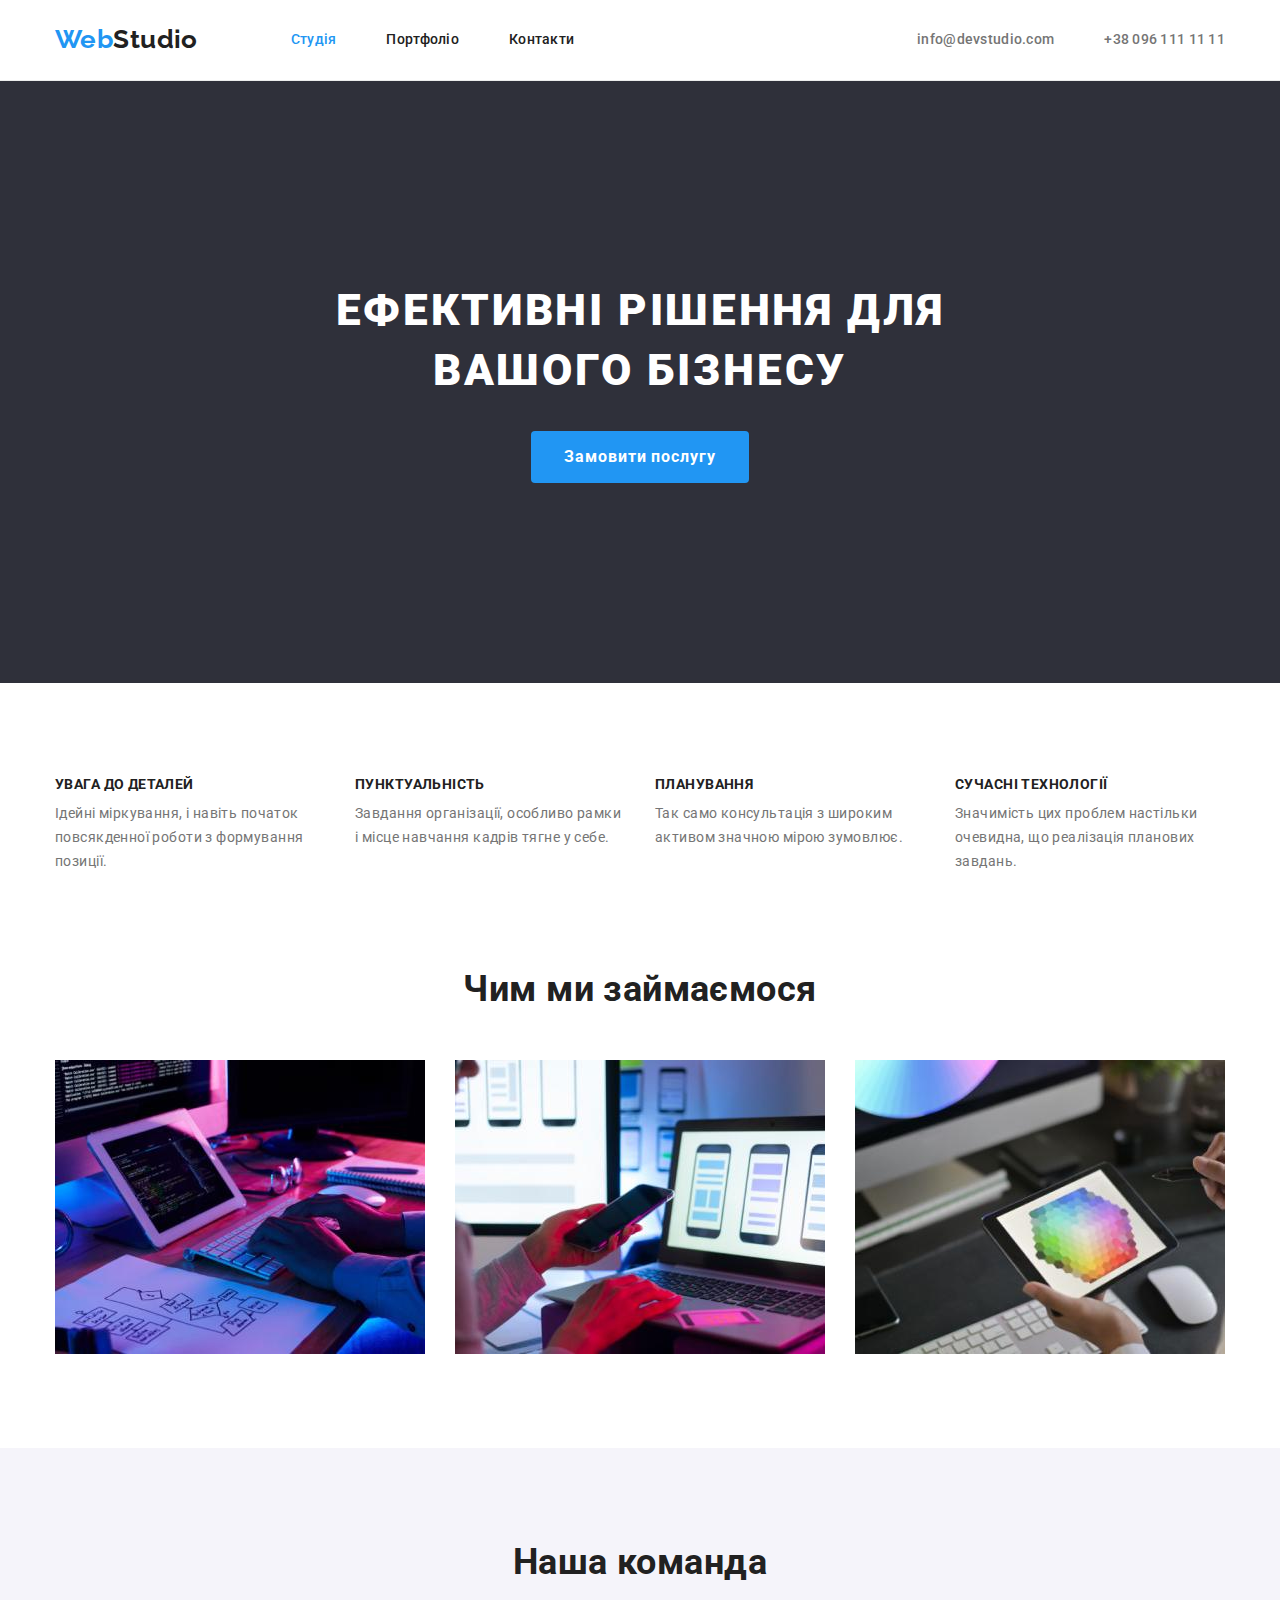
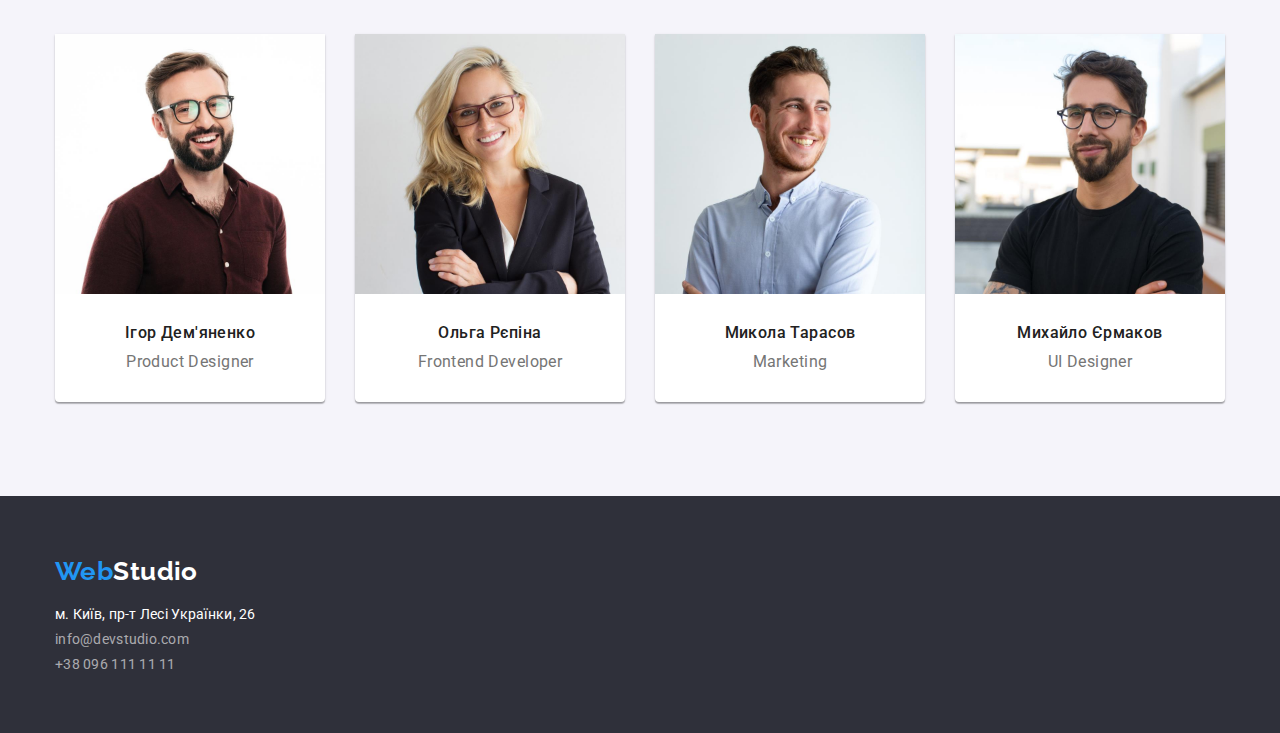
<file: index.html>
<!DOCTYPE html>
<html lang="uk">

<head>
	<meta charset="UTF-8" />
	<meta http-equiv="X-UA-Compatible" content="IE=edge" />
	<meta name="viewport" content="width=device-width, initial-scale=1.0" />
	<title>Студія</title>
	<!-- Подключаем шрифты -->
	<link rel="preconnect" href="https://fonts.googleapis.com">
	<link rel="preconnect" href="https://fonts.gstatic.com" crossorigin>
	<link
		href="https://fonts.googleapis.com/css2?family=Raleway:wght@700&family=Roboto:wght@400;500;700;900&display=swap"
		rel="stylesheet">
	<!-- Подключаем нормализатор CSS -->
	<link rel="stylesheet"
		href="https://cdnjs.cloudflare.com/ajax/libs/modern-normalize/1.1.0/modern-normalize.min.css" />
	<!-- Подключаем свой CSS -->
	<link rel="stylesheet" href="./css/styles.css" />
</head>

<body>
	<header class="header">
		<!-- add navigation -->


		<div class="container main-nav">

			<a href="./index.html" class="logo">Web<span class="logo-head">Studio</span></a>
			<nav>
				<ul class="site-nav">
					<li><a href="./index.html" class="nav-item current">Студія</a></li>
					<li><a href="./porfolio.html" class="nav-item ">Портфоліо</a></li>
					<li><a href="" class="nav-item">Контакти</a></li>
				</ul>
			</nav>
			<ul class="auth-nav">
				<li class="auth-contact"><a href="mailto:info@devstudio.com">info@devstudio.com</a></li>
				<li class="auth-contact"><a href="tel:+380961111111">+38 096 111 11 11</a></li>
			</ul>

		</div>
	</header>

	<!-- main start -->

	<main>

		<!-- hero -->

		<section class="hero">
			<div class="container">

				<h1 class="hero-title">Ефективні рішення для вашого бізнесу</h1>
				<button class="hero-btn" type="button">Замовити послугу</button>
			</div>
		</section>

		<!-- adv -->

		<section class="advantages section">
			<div class="container advantages">

				<h2 class="hide-text">Переваги</h2>

				<ul class="advantages-list">
					<li class="advantages-list-item">
						<h3 class="advantages-sub-title">УВАГА ДО ДЕТАЛЕЙ
						</h3>
						<p class="advantages-text">Ідейні міркування, і навіть початок повсякденної роботи з формування
							позиції.
						</p>
					</li>
					<li class="advantages-list-item">
						<h3 class="advantages-sub-title">ПУНКТУАЛЬНІСТЬ</h3>
						<p class="advantages-text">Завдання організації, особливо рамки і місце навчання кадрів тягне у
							себе.
						</p>
					</li>
					<li class="advantages-list-item">
						<h3 class="advantages-sub-title">ПЛАНУВАННЯ</h3>
						<p class="advantages-text">Так само консультація з широким активом значною мірою зумовлює.
						</p>
					</li>
					<li class="advantages-list-item">
						<h3 class="advantages-sub-title">СУЧАСНІ ТЕХНОЛОГІЇ
						</h3>
						<p class="advantages-text">Значимість цих проблем настільки очевидна, що реалізація планових
							завдань.
						</p>
					</li>
				</ul>
			</div>
		</section>


		<!-- work -->
		<section class="section work">
			<div class="container ">

				<h2 class="title-h2">Чим ми займаємося</h2>
				<ul class="work-list work">
					<li class="work-item"><img src="./images/img1.jpg" alt="img1" width="370"></li>
					<li class="work-item"><img src="./images/img2.jpg" alt="img2" width="370"></li>
					<li class="work-item"><img src="./images/img3.jpg" alt="img3" width="370"></li>
				</ul>
			</div>
		</section>

		<!-- team -->
		<section class="team section">
			<div class="container">
				<h2 class="title-h2 team-title">Наша команда</h2>
				<ul class="team-list">
					<li class="team-list-item">
						<img src="./images/team/igor.jpg" alt="Ігор Дем'яненко" width="270" class="team-img">
						<h3 class="team-sub-title">Ігор Дем'яненко</h3>
						<p class="team-text">Product Designer</p>
					</li>
					<li class="team-list-item">
						<img src="./images/team/olga.jpg" alt="Ольга Рєпіна" width="270" class="team-img">
						<h3 class="team-sub-title">Ольга Рєпіна</h3>
						<p class="team-text">Frontend Developer</p>
					</li>
					<li class="team-list-item">
						<img src="./images/team/nikola.jpg" alt="Микола Тарасов" width="270" class="team-img">
						<h3 class="team-sub-title">Микола Тарасов</h3>
						<p class="team-text">Marketing</p>
					</li>
					<li class="team-list-item">
						<img src="./images/team/mihail.jpg" alt="Михайло Єрмаков" width="270" class="team-img">
						<h3 class="team-sub-title">Михайло Єрмаков</h3>
						<p class="team-text">UI Designer</p>
					</li>
				</ul>
			</div>
		</section>

	</main>

	<!-- footer -->

	<footer class="footer">
		<div class="container">
			<a href="" class="logo-footer-start">Web<span class="logo-footer-end">Studio</span></a>
			<address class="font-style">
				<ul>
					<li class="adress-color item-footer">м. Київ, пр-т Лесі Українки, 26</li>
					<li class="item-footer"><a href="mailto:info@devstudio.com">info@devstudio.com</a>

					</li>
					<li class="item-footer"><a href="tel:+380961111111">+38 096 111 11 11</a></li>
				</ul>
			</address>
		</div>
	</footer>
</body>
</file>
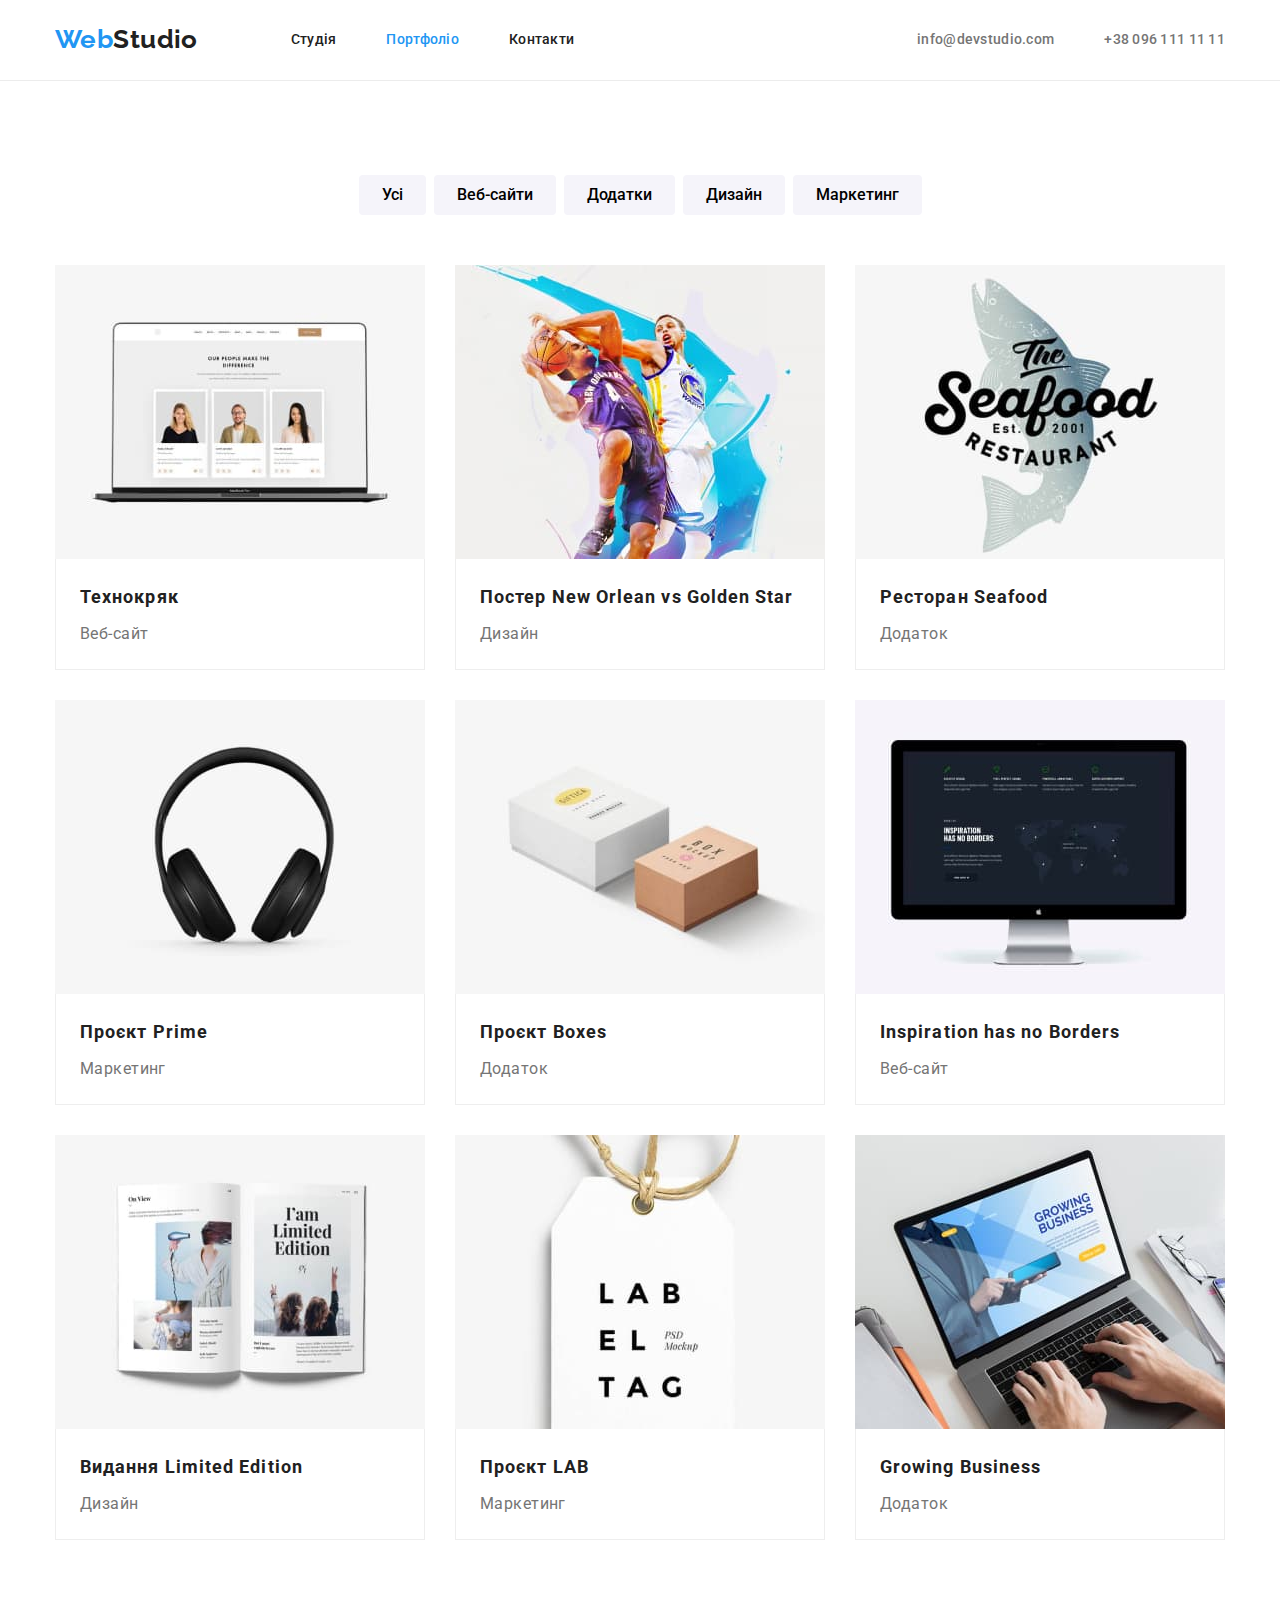
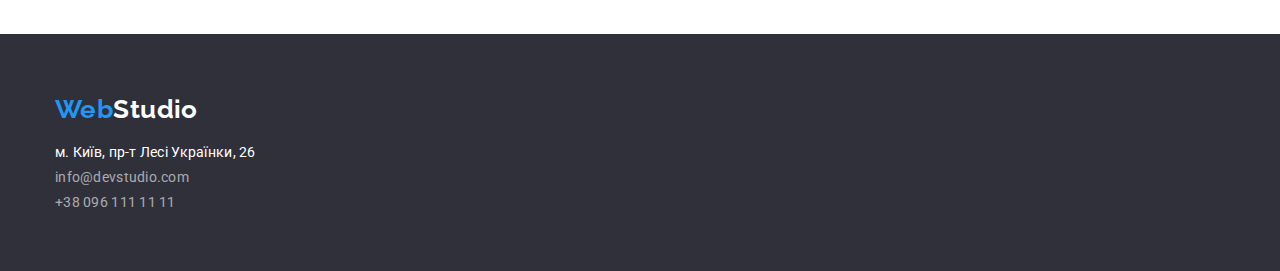
<file: porfolio.html>
<!DOCTYPE html>
<html lang="uk">

<head>
    <meta charset="UTF-8" />
    <meta http-equiv="X-UA-Compatible" content="IE=edge" />
    <meta name="viewport" content="width=device-width, initial-scale=1.0" />
    <title>Студія</title>
    <!-- Подключаем шрифты -->
    <link rel="preconnect" href="https://fonts.googleapis.com">
    <link rel="preconnect" href="https://fonts.gstatic.com" crossorigin>
    <link
        href="https://fonts.googleapis.com/css2?family=Raleway:wght@700&family=Roboto:wght@400;500;700;900&display=swap"
        rel="stylesheet">
    <!-- Подключаем нормализатор CSS -->
    <link rel="stylesheet"
        href="https://cdnjs.cloudflare.com/ajax/libs/modern-normalize/1.1.0/modern-normalize.min.css" />
    <!-- Подключаем свой CSS -->
    <link rel="stylesheet" href="./css/styles.css" />
</head>

<body>
    <header class="header">


        <div class="container main-nav">

            <a href="./index.html" class="logo">Web<span class="logo-head">Studio</span></a>
            <nav class="site-nav">
                <ul class="site-nav">
                    <li><a href="./index.html" class="nav-item ">Студія</a></li>
                    <li><a href="./porfolio.html" class="nav-item current">Портфоліо</a></li>
                    <li><a href="" class="nav-item">Контакти</a></li>
                </ul>
            </nav>
            <ul class="auth-nav">
                <li class="auth-contact"><a href="mailto:info@devstudio.com">info@devstudio.com</a></li>
                <li class="auth-contact"><a href="tel:+380961111111">+38 096 111 11 11</a></li>
            </ul>
        </div>

    </header>

    <!-- main start -->

    <main>
        <section class="section">
            <div class="container">
                <!-- hide css -->
                <h1 class="hide-text ">Нашi роботи</h1>

                <!-- sub-menu -->
                <ul class="filter-list">
                    <li><button class="button">Усі</button></li>
                    <li><button class="button">Веб-сайти</button></li>
                    <li><button class="button">Додатки</button></li>
                    <li><button class="button">Дизайн</button></li>
                    <li><button class="button">Маркетинг</button></li>
                </ul>

                <!-- cards -->

                <ul class="cards">
                    <li class="cards-item">
                        <a href=""><img src="./images/portfolio/img1.jpg" alt="img1" width="370">
                            <div class="cards-border">
                                <h2 class="card-item-title">Технокряк</h2>
                                <p class="card-item-text">Веб-сайт</p>
                            </div>
                        </a>

                    </li>
                    <li class="cards-item">
                        <a href=""><img src="./images/portfolio/img2.jpg" alt="img2" width="370">
                            <div class="cards-border">
                                <h2 class="card-item-title">Постер New Orlean vs Golden Star</h2>
                                <p class="card-item-text">Дизайн</p>
                            </div>
                        </a>

                    </li>
                    <li class="cards-item">
                        <a href=""><img src="./images/portfolio/img3.jpg" alt="img3" width="370">
                            <div class="cards-border">
                                <h2 class="card-item-title">Ресторан Seafood</h2>
                                <p class="card-item-text">Додаток</p>
                            </div>
                        </a>

                    </li>
                    <li class="cards-item">
                        <a href=""><img src="./images/portfolio/img4.jpg" alt="img4" width="370">
                            <div class="cards-border">
                                <h2 class="card-item-title">Проєкт Prime</h2>
                                <p class="card-item-text">Маркетинг
                                </p>
                            </div>
                        </a>
                    </li>
                    <li class="cards-item">
                        <a href=""><img src="./images/portfolio/img5.jpg" alt="img5" width="370">
                            <div class="cards-border">
                                <h2 class="card-item-title">Проєкт Boxes</h2>
                                <p class="card-item-text">Додаток</p>
                            </div>
                        </a>

                    </li>
                    <li class="cards-item">
                        <a href=""><img src="./images/portfolio/img6.jpg" alt="img6" width="370">
                            <div class="cards-border">
                                <h2 class="card-item-title">Inspiration has no Borders</h2>
                                <p class="card-item-text">Веб-сайт</p>
                            </div>
                        </a>

                    </li>
                    <li class="cards-item">
                        <a href=""><img src="./images/portfolio/img7.jpg" alt="img7" width="370">
                            <div class="cards-border">
                                <h2 class="card-item-title">Видання Limited Edition</h2>
                                <p class="card-item-text">Дизайн</p>
                            </div>
                        </a>

                    </li>
                    <li class="cards-item">
                        <a href=""><img src="./images/portfolio/img8.jpg" alt="img8" width="370">
                            <div class="cards-border">
                                <h2 class="card-item-title">Проєкт LAB</h2>
                                <p class="card-item-text">Маркетинг
                                </p>
                            </div>
                        </a>

                    </li>
                    <li class="cards-item">
                        <a href=""><img src="./images/portfolio/img9.jpg" alt="img9" width="370">
                            <div class="cards-border">
                                <h2 class="card-item-title">Growing Business</h2>
                                <p class="card-item-text">Додаток</p>
                            </div>
                        </a>

                    </li>
                </ul>
            </div>
        </section>



    </main>

    <!-- footer -->

    <footer class="footer">
        <div class="container">
            <a href="" class="logo-footer-start">Web<span class="logo-footer-end">Studio</span></a>
            <address class="font-style">
                <ul>
                    <li class="adress-color item-footer"><a href=""> м. Київ, пр-т Лесі Українки, 26</a></li>
                    <li class="item-footer"><a href="mailto:info@devstudio.com">info@devstudio.com</a>

                    </li>
                    <li class="item-footer"><a href="tel:+380961111111">+38 096 111 11 11</a></li>
                </ul>
            </address>
        </div>
    </footer>




</body>
</file>
<file: css/styles.css>
/* custom properties */
:root {
  --primary-text-color: #212121;
  --secondary-text-color: #757575;
  --activation-color: #2196f3;
  --white-text-color: #ffffff;
  --secondary-background-color: #f5f4fa;
  --footer-color-bg: #2f303a;
  --block-spacing: 94px;
}
/* utilities */
ul {
  list-style: none;
}
h1,
h2,
h3,
ul,
p {
  padding: 0;
  margin: 0;
}
a {
  text-decoration: none;
  color: currentColor;
}
img {
  display: block;
  max-width: 100%;
  height: auto;
}
.hide-text {
  position: absolute;
  width: 1px;
  height: 1px;
  margin: -1px;
  border: 0;
  padding: 0;
  white-space: nowrap;
  clip-path: inset(100%);
  clip: rect(0 0 0 0);
  overflow: hidden;
}

/* page */
body {
  color: var(--primary-text-color);
  background-color: rgba(255, 255, 255, 1);
  font-family: Roboto, sans-serif;
  font-size: 14px;
  font-style: normal;
  letter-spacing: 0.03em;
}

/* container */
.header {
  border-bottom: 1px solid #ececec;
}
.section {
  padding-top: 94px;
  padding-bottom: 94px;
}
.container {
  width: 1200px;
  margin-left: auto;
  margin-right: auto;
  padding-left: 15px;
  padding-right: 15px;
}
/* main navi */
.main-nav {
  display: flex;
}
/* logo */
.logo {
  display: block;
  color: var(--activation-color);
  text-decoration: none;
  font-family: "Raleway";
  font-weight: 700;
  font-size: 26px;
  line-height: 1.19;

  padding-top: 24px;
  margin-right: 93px;
}

.logo-head {
  color: rgba(33, 33, 33, 1);
}
.nav-item {
  display: block;
  color: var(--primary-text-color);
  font-weight: 500;
  font-size: 14px;
  line-height: 1.14;
  letter-spacing: 0.02em;

  padding-top: 32px;
  padding-bottom: 32px;
}

.nav-item:hover,
.nav-item:focus {
  color: var(--activation-color);
}
.current {
  color: var(--activation-color);
}
.main-nav nav {
  margin-right: auto;
}
.site-nav {
  display: flex;

  gap: 50px;
}
/* auth-nav */
.auth-nav {
  display: flex;
  gap: 50px;
}
.auth-contact {
  color: var(--secondary-text-color);
  font-weight: 500;
  font-size: 14px;
  line-height: 1.14;
  letter-spacing: 0.02em;

  padding-top: 32px;
  padding-bottom: 32px;
}

/* hero */

.hero {
  text-align: center;
  background-color: #2f303a;
  /*  */
  padding-top: 200px;
  padding-bottom: 200px;
}

.hero-title {
  color: var(--white-text-color);
  font-weight: 900;
  font-size: 44px;
  line-height: 1.36;
  letter-spacing: 0.06em;
  text-transform: uppercase;

  width: 696px;
  margin-left: auto;
  margin-right: auto;

  margin-bottom: 30px;
}
.hero-btn {
  display: flex;
  color: var(--white-text-color);
  background-color: var(--activation-color);
  cursor: pointer;
  font-weight: 700;
  font-size: 16px;
  line-height: 1.87;
  letter-spacing: 0.06em;

  margin-left: auto;
  margin-right: auto;

  padding: 10px 32px;
  min-width: 216px;

  border: 1px solid transparent;
  border-radius: 4px;

  /* box-shadow: 0px 4px 4px rgba(0, 0, 0, 0.15); */
}
/* advantages */

.advantages-list {
  display: flex;
  gap: 30px;
}

.advantages-list-item {
  min-width: 270px;
  height: 98px;
}

.advantages-sub-title {
  font-weight: 700;
  font-size: 14px;
  line-height: 1.14;
  text-transform: uppercase;
  margin-bottom: 10px;
}
/* adv-text пропадает контент ???? */
.advantages-text {
  color: var(--secondary-text-color);
  line-height: 1.71;
  font-weight: normal;
}
/* work */
.section.work {
  padding-top: 0;
}

.title-h2 {
  font-weight: 700;
  font-size: 36px;
  line-height: 1.16;
  text-align: center;

  margin-bottom: 50px;
}
.work-list {
  display: flex;
  gap: 30px;
}

/* team */
.team {
  text-align: center;
  background-color: var(--secondary-background-color);
}

.team-list {
  display: flex;
  gap: 30px;
}
.team-list-item {
  width: 270px;
  height: 368px;

  background: #ffffff;

  box-shadow: 0px 1px 3px rgba(0, 0, 0, 0.12), 0px 1px 1px rgba(0, 0, 0, 0.14),
    0px 2px 1px rgba(0, 0, 0, 0.2);
  border-radius: 0px 0px 4px 4px;
}
.team-img {
  margin-bottom: 30px;
}
.team-sub-title {
  font-weight: 500;
  font-size: 16px;
  line-height: 1.16;

  margin-bottom: 10px;
}

.team-text {
  color: var(--secondary-text-color);
  font-size: 16px;
  font-weight: normal;
  line-height: 1.16;

  margin-bottom: 30px;
}

/* footer */
.footer {
  background-color: #2f303a;
  padding-top: 60px;
  padding-bottom: 60px;
}
.font-style {
  font-style: normal;
}

/* logo */
.logo-footer-start {
  display: block;
  color: var(--activation-color);
  text-decoration: none;
  font-family: "Raleway";
  font-weight: 700;
  font-size: 26px;
  line-height: 1.19;

  margin-bottom: 20px;
}

.logo-footer-end {
  color: rgba(255, 255, 255, 1);
}

.item-footer {
  display: block;

  color: rgba(255, 255, 255, 0.6);
  font-size: 14px;
  line-height: 1.14;
  letter-spacing: 0.02em;

  margin-bottom: 9px;

  /* Или использовать padding ??? */
}

.item-footer:focus,
.item-footer:hover {
  color: var(--activation-color);
}
.adress-color {
  color: var(--white-text-color);
}

.item-footer:last-child {
  margin-bottom: 0;
}

/* Portfolio */

.filter-list {
  display: flex;
  justify-content: center;

  margin-bottom: 50px;
  /* margin-bottom: 34px; */
}

.filter-list .button {
  cursor: pointer;
  font-weight: 500;
  font-size: 16px;
  line-height: 1.62;
  border: 1px solid transparent;
  background: #f5f4fa;
  border-radius: 4px;

  padding: 6px 22px;
}

.filter-list li:not(:last-child) {
  margin-right: 8px;
}

.filter-list .button:hover,
.filter-list .button:focus {
  color: var(--white-text-color);
  background-color: var(--activation-color);
}
/* cards */

.cards {
  display: flex;
  flex-wrap: wrap;
  gap: 30px;
}

.cards-border {
  background: #ffffff;
  border: 1px solid #eeeeee;
  border-top: none;
  padding-top: 20px;
  padding-right: 24px;
  padding-bottom: 20px;
  padding-left: 24px;
}

.card-item-title {
  font-weight: 700;
  font-size: 18px;
  line-height: 2;
  letter-spacing: 0.06em;

  margin-bottom: 4px;
}
.card-item-text {
  color: var(--secondary-text-color);
  font-size: 16px;
  line-height: 1.88;
  font-weight: normal;
}
</file>
